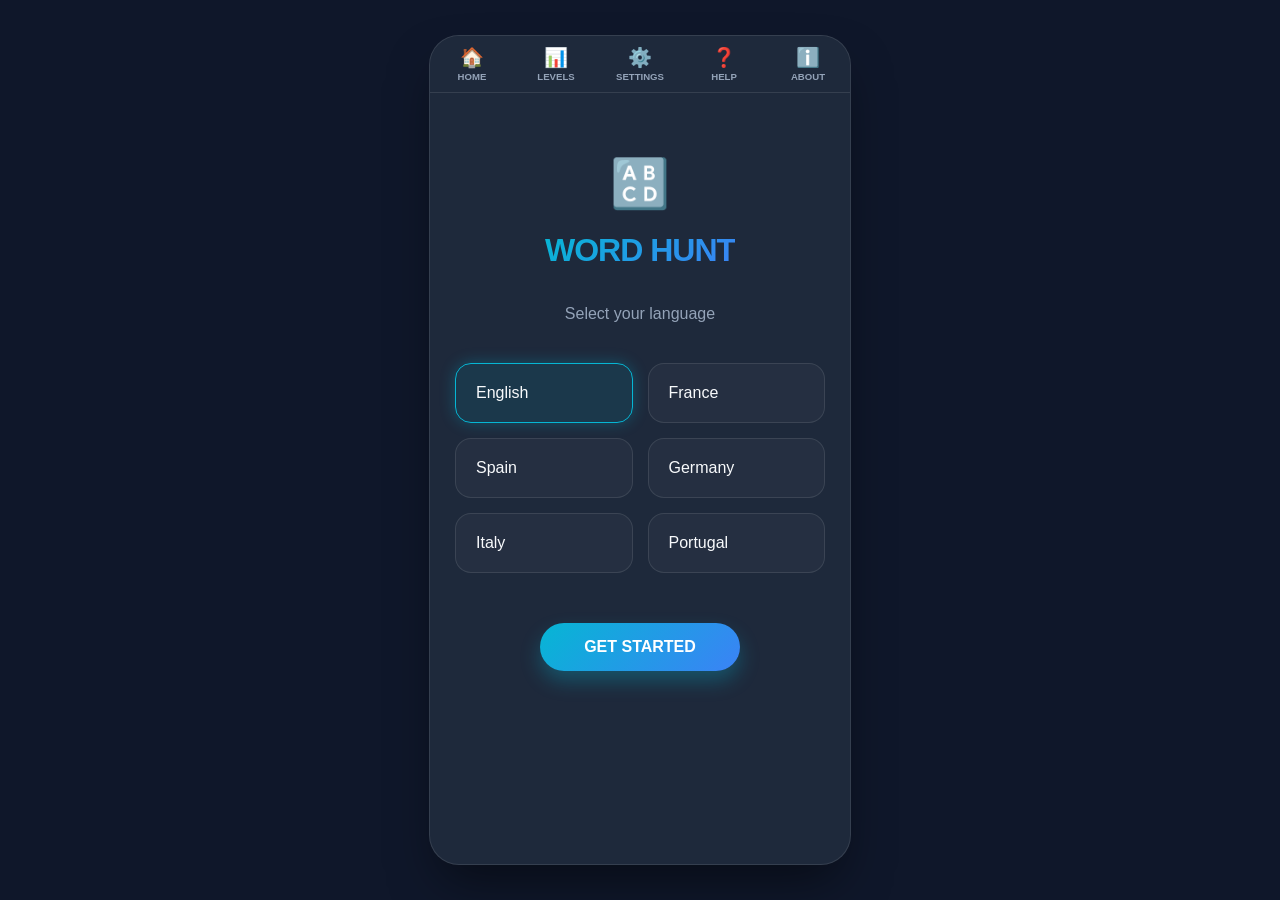
<file: index.html>
<!DOCTYPE html>
<html lang="en">

<head>
    <meta charset="UTF-8">
    <meta name="viewport" content="width=device-width, initial-scale=1.0">
    <title>Word Hunt</title>
    <link rel="stylesheet" href="css/style.css">
</head>

<body>

    <div class="phone-container" style="position: relative;">

        <nav class="top-nav" id="main-nav">
            <a href="javascript:void(0)" class="nav-item" onclick="showPage('page-lang')">
                <span>🏠</span>
                <small>Home</small>
            </a>
            <a href="javascript:void(0)" class="nav-item" onclick="showPage('page-levels')">
                <span>📊</span>
                <small>Levels</small>
            </a>
            <a href="javascript:void(0)" class="nav-item" onclick="showPage('page-settings')">
                <span>⚙️</span>
                <small>Settings</small>
            </a>
            <a href="help.html" class="nav-item">
                <span>❓</span>
                <small>Help</small>
            </a>
            <a href="about.html" class="nav-item">
                <span>ℹ️</span>
                <small>About</small>
            </a>
        </nav>

        <div id="modal-pause" class="overlay">
            <div class="modal-content">
                <h2 style="margin-top:0">Game Paused</h2>
                <div style="display: flex; justify-content: center; gap: 15px; margin: 25px 0;">
                    <button class="icon-btn tall-btn" onclick="showPage('page-levels')">☰</button>
                    <button class="icon-btn tall-btn" onclick="launch(activeLvl)">↺</button>
                    <button class="icon-btn tall-btn accent-bg" onclick="resumeGame()">▶</button>
                </div>
            </div>
        </div>

        <div id="modal-win" class="overlay">
            <div class="modal-content">
                <div class="emoji-large">🎉</div>
                <h1 class="modal-title">BRILLIANT!</h1>
                <p class="dim-text">Level <span id="m-lvl">1</span> completed!</p>
                <button class="primary-btn full-width" onclick="nextLevel()">NEXT LEVEL</button>
            </div>
        </div>

        <div id="modal-fail" class="overlay">
            <div class="modal-content">
                <div class="emoji-large">⏰</div>
                <h1 class="modal-title danger-text">TIME UP!</h1>
                <p class="dim-text">Don't give up! Try again.</p>
                <button class="primary-btn full-width danger-bg" onclick="launch(activeLvl)">RETRY</button>
                <button class="icon-btn full-width no-border" onclick="showPage('page-levels')">Go to Levels</button>
            </div>
        </div>

        <div id="page-lang" class="page active">
            <div class="emoji-header">🔠</div>
            <h1>WORD HUNT</h1>
            <p class="dim-text margin-b">Select your language</p>
            <div class="lang-grid">
                <div class="lang-card active" onclick="selectLang('EN', this)"><span class="name">English</span></div>
                <div class="lang-card" onclick="selectLang('FR', this)"><span class="name">France</span></div>
                <div class="lang-card" onclick="selectLang('ES', this)"><span class="name">Spain</span></div>
                <div class="lang-card" onclick="selectLang('DE', this)"><span class="name">Germany</span></div>
                <div class="lang-card" onclick="selectLang('IT', this)"><span class="name">Italy</span></div>
                <div class="lang-card" onclick="selectLang('PT', this)"><span class="name">Portugal</span></div>
            </div>
            <button class="primary-btn" onclick="showPage('page-difficulty')">GET STARTED</button>
        </div>

        <div id="page-difficulty" class="page">
            <div class="header-nav">
                <button class="icon-btn" onclick="showPage('page-lang')">←</button>
                <h2 style="margin:0">Difficulty</h2>
                <div style="width:45px"></div>
            </div>
            <p class="dim-text margin-b">Choose your challenge level</p>
            <div class="card diff-card" onclick="setDifficulty('easy')">
                <h3>EASY</h3>
                <p>9x9 Grid • 2:00 Minutes • Relaxed Search</p>
            </div>
            <div class="card diff-card" onclick="setDifficulty('medium')">
                <h3>MEDIUM</h3>
                <p>10x10 Grid • 1:30 Minutes • Standard Mode</p>
            </div>
            <div class="card diff-card" onclick="setDifficulty('hard')">
                <h3>HARD</h3>
                <p>12x12 Grid • 1:00 Minute • Elite Challenge</p>
            </div>
        </div>

        <div id="page-levels" class="page">
            <div class="header-nav">
                <button class="icon-btn" onclick="showPage('page-difficulty')">←</button>
                <h2 style="margin:0">Levels</h2>
                <div style="width:45px"></div>
            </div>
            <div id="level-list" class="level-grid"></div>
        </div>

        <div id="page-settings" class="page">
            <div class="header-nav">
                <button class="icon-btn glass-btn" onclick="showPage('page-lang')">←</button>
                <h2 class="settings-title">Settings</h2>
                <div style="width:45px"></div>
            </div>

            <div class="glass-container">
                <div class="setting-card">
                    <div class="setting-info">
                        <h3>Sound Effects</h3>
                        <div class="setting-controls">
                            <span class="icon-cyan">🔊</span>
                            <label class="switch">
                                <input type="checkbox" id="sound-toggle" checked onclick="toggleMute()">
                                <span class="slider round"></span>
                            </label>
                        </div>
                    </div>
                </div>

                <div class="setting-card">
                    <div class="setting-info">
                        <h3>Reset All Data</h3>
                        <div class="setting-controls">
                            <span class="icon-red">🗑️</span>
                            <button class="clear-btn" onclick="resetProgress()">CLEAR</button>
                        </div>
                    </div>
                </div>

                <div class="setting-card">
                    <div class="setting-info">
                        <h3>App Version <span class="version-highlight">1.0.0</span></h3>
                    </div>
                </div>
            </div>
        </div>

        <div id="page-game" class="page">
            <div class="progress-container">
                <div id="progress-bar" class="progress-fill"></div>
            </div>

            <div class="header-nav margin-b">
                <button class="icon-btn" onclick="pauseGame()">||</button>
                <div>
                    <div class="label-text">LEVEL</div>
                    <div id="lvl-num" class="lvl-display">01</div>
                </div>
                <button id="hint-btn" class="icon-btn" onclick="useHint()">💡</button>
                <button id="mute-btn" class="icon-btn" onclick="toggleMute()">🔊</button>

                <div id="timer-box" class="timer-container">
                    <span id="timer-icon">⏱</span>
                    <span id="timer">01:00</span>
                </div>
            </div>
            <div id="grid" class="grid"></div>
            <div id="word-list" class="word-box"></div>
        </div>
    </div>

    <audio id="bg-music" loop>
        <source src="https://www.soundhelix.com/examples/mp3/SoundHelix-Song-8.mp3" type="audio/mpeg">
    </audio>
    <audio id="sfx-success">
        <source src="https://assets.mixkit.co/active_storage/sfx/2013/2013-preview.mp3" type="audio/mpeg">
    </audio>
    <audio id="sfx-fail">
        <source src="https://assets.mixkit.co/active_storage/sfx/2018/2018-preview.mp3" type="audio/mpeg">
    </audio>

    <script src="js/script.js"></script>
</body>

</html>
</file>
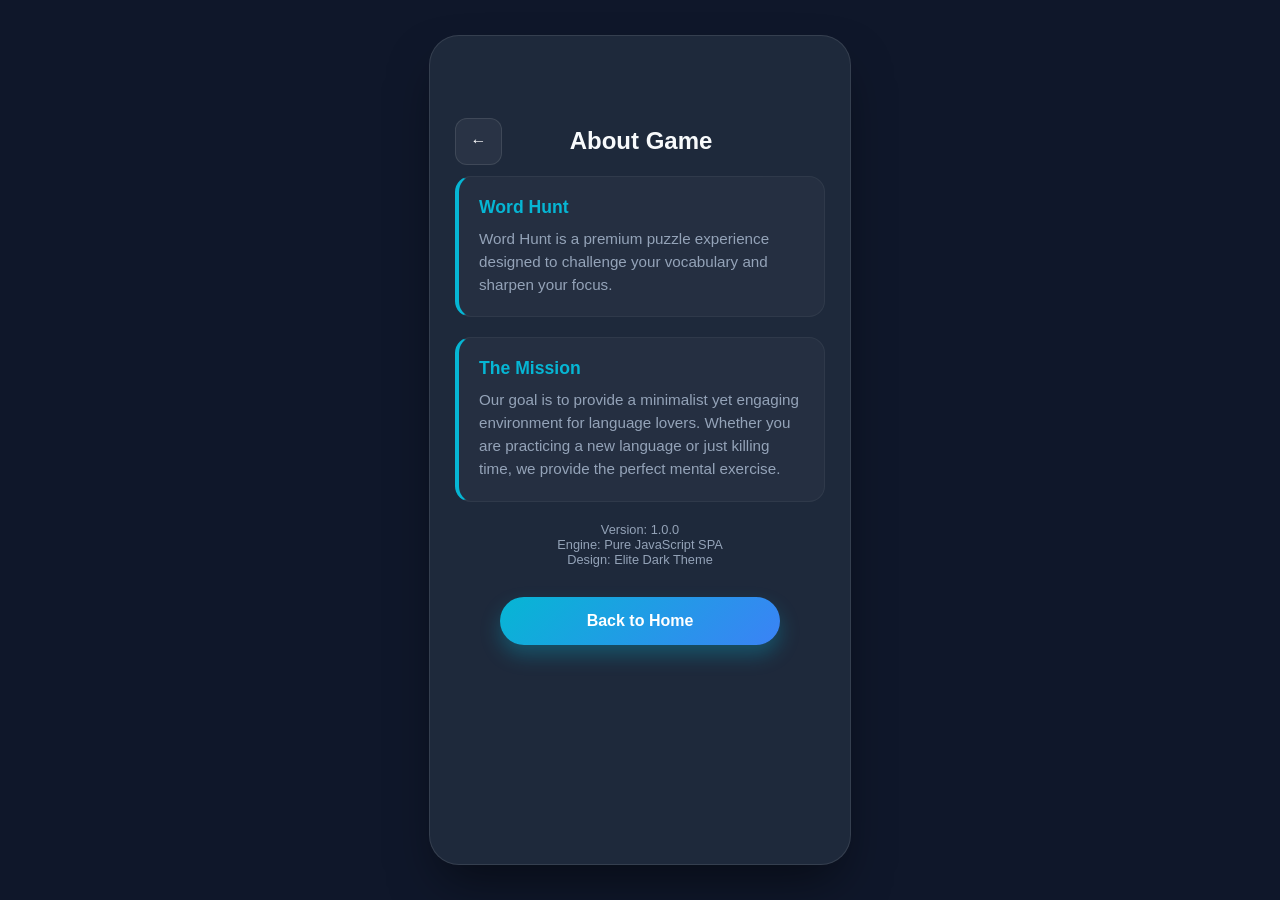
<file: about.html>
<!DOCTYPE html>
<html lang="en">

<head>
    <meta charset="UTF-8">
    <meta name="viewport" content="width=device-width, initial-scale=1.0">
    <title>About - Word Hunt</title>
    <link rel="stylesheet" href="css/style.css">
</head>

<body>
    <div class="phone-container">
        <div class="page active">
            <div class="header-nav">
                <a href="index.html" class="icon-btn" style="text-decoration:none;">←</a>
                <h2 style="margin:0">About Game</h2>
                <div style="width:45px"></div>
            </div>

            <div class="content-body">
                <div class="card">
                    <h3>Word Hunt</h3>
                    <p>Word Hunt is a premium puzzle experience designed to challenge your
                        vocabulary and sharpen your focus.</p>
                </div>

                <div class="card">
                    <h3>The Mission</h3>
                    <p>Our goal is to provide a minimalist yet engaging environment for language lovers. Whether you are
                        practicing a new language or just killing time, we provide the perfect mental exercise.</p>
                </div>

                <p class="dim-text" style="font-size: 0.8rem; text-align: center;">
                    Version: 1.0.0<br>
                    Engine: Pure JavaScript SPA<br>
                    Design: Elite Dark Theme
                </p>

                <a href="index.html" class="primary-btn">Back to Home</a>
            </div>
        </div>
    </div>
</body>

</html>
</file>
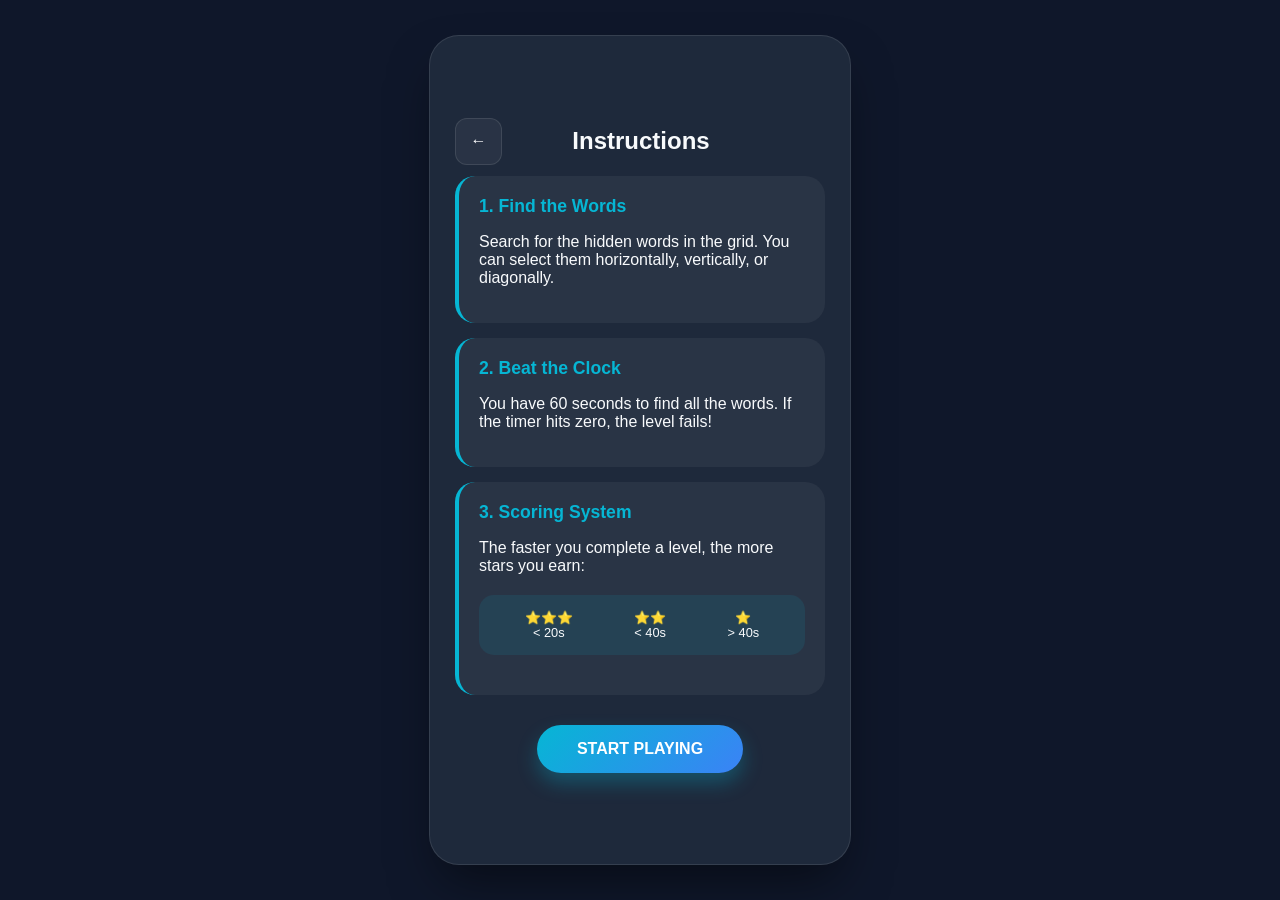
<file: help.html>
<!DOCTYPE html>
<html lang="en">

<head>
    <meta charset="UTF-8">
    <meta name="viewport" content="width=device-width, initial-scale=1.0">
    <title>Help - How to Play</title>
    <link rel="stylesheet" href="css/style.css">
</head>

<body>
    <div class="phone-container">
        <div class="page active">
            <div class="header-nav">
                <a href="index.html" class="icon-btn"
                    style="text-decoration:none; display:flex; align-items:center; justify-content:center;">←</a>
                <h2 style="margin:0">Instructions</h2>
                <div style="width:45px"></div>
            </div>

            <div class="content-body">
                <div class="help-step">
                    <h4>1. Find the Words</h4>
                    <p>Search for the hidden words in the grid. You can select them horizontally, vertically, or
                        diagonally.</p>
                </div>

                <div class="help-step">
                    <h4>2. Beat the Clock</h4>
                    <p>You have 60 seconds to find all the words. If the timer hits zero, the level fails!</p>
                </div>

                <div class="help-step">
                    <h4>3. Scoring System</h4>
                    <p>The faster you complete a level, the more stars you earn:</p>
                    <div class="star-guide">
                        <div class="star-item">
                            <div>⭐⭐⭐</div>
                            <div>&lt; 20s</div>
                        </div>
                        <div class="star-item">
                            <div>⭐⭐</div>
                            <div>&lt; 40s</div>
                        </div>
                        <div class="star-item">
                            <div>⭐</div>
                            <div>&gt; 40s</div>
                        </div>
                    </div>
                </div>

                <button class="primary-btn" onclick="window.location.href='index.html'">START PLAYING</button>
            </div>
        </div>
    </div>
</body>

</html>
</file>
<file: css/style.css>
:root {
    --bg-main: #0f172a;
    --card-bg: #1e293b;
    --accent: #06b6d4;
    --accent-glow: rgba(6, 182, 212, 0.3);
    --text-main: #f8fafc;
    --text-dim: #94a3b8;
    --success: #10b981;
    --danger: #ef4444;
    --btn-grad: linear-gradient(135deg, #06b6d4 0%, #3b82f6 100%);
}

body {
    background-color: var(--bg-main);
    color: var(--text-main);
    font-family: 'Segoe UI', Roboto, Helvetica, Arial, sans-serif;
    display: flex;
    justify-content: center;
    align-items: center;
    height: 100vh;
    margin: 0;
    user-select: none;
    overflow: hidden;
}

.phone-container {
    background: var(--card-bg);
    width: 100%;
    max-width: 420px;
    height: 92vh;
    border-radius: 30px;
    display: flex;
    flex-direction: column;
    box-shadow: 0 25px 50px -12px rgba(0, 0, 0, 0.5);
    position: relative;
    overflow: hidden;
    border: 1px solid rgba(255, 255, 255, 0.1);
}

.page {
    display: none;
    flex-direction: column;
    align-items: center;
    width: 100%;
    height: 100%;
    padding: 25px;
    box-sizing: border-box;
    overflow-y: auto;
    scrollbar-width: none;
}

.page::-webkit-scrollbar {
    display: none;
}

.page.active {
    display: flex;
}

h1 {
    font-size: 2rem;
    margin: 20px 0;
    background: var(--btn-grad);
    -webkit-background-clip: text;
    -webkit-text-fill-color: transparent;
    font-weight: 800;
    letter-spacing: -1px;
}


.top-nav {
    display: flex;
    justify-content: space-around;
    align-items: center;
    background: var(--card-bg);
    border-bottom: 1px solid rgba(255, 255, 255, 0.1);
    padding: 10px 0;
    position: absolute;
    top: 0;
    width: 100%;
    border-top-left-radius: 30px;
    border-top-right-radius: 30px;
    z-index: 100;
}

.nav-item {
    display: flex;
    flex-direction: column;
    align-items: center;
    cursor: pointer;
    color: var(--text-dim);
    flex: 1;
    text-decoration: none;
    transition: 0.3s;
}

.nav-item:hover {
    color: var(--accent);
}

.nav-item span {
    font-size: 1.2rem;
}

.nav-item small {
    font-size: 0.6rem;
    font-weight: 700;
    text-transform: uppercase;
    margin-top: 2px;
}

.page {
    padding-top: 80px !important;
}


.card {
    background: rgba(255, 255, 255, 0.03);
    padding: 20px;
    border-radius: 16px;
    margin-bottom: 20px;
    width: 100%;
    box-sizing: border-box;
    border: 1px solid rgba(255, 255, 255, 0.05);
    border-left: 4px solid var(--accent);
    text-align: left;
}

.card h3 {
    color: var(--accent);
    margin: 0 0 10px 0;
    font-size: 1.1rem;
    font-weight: 700;
}

.card p {
    margin: 0;
    font-size: 0.95rem;
    line-height: 1.5;
    color: var(--text-dim);
}


.dim-text {
    color: var(--text-dim);
    text-align: center;
}

.danger-text {
    background: var(--danger);
    -webkit-background-clip: text;
}

.margin-b {
    margin-bottom: 20px;
}

.full-width {
    width: 100% !important;
    margin: 0;
}

.no-border {
    border: none !important;
    margin-top: 15px;
}


.lang-grid {
    display: grid;
    grid-template-columns: repeat(2, 1fr);
    gap: 15px;
    width: 100%;
    margin: 20px 0;
}

.lang-card {
    background: rgba(255, 255, 255, 0.03);
    border: 1px solid rgba(255, 255, 255, 0.1);
    padding: 20px;
    border-radius: 16px;
    cursor: pointer;
    display: flex;
    align-items: center;
    gap: 12px;
    transition: 0.3s;
}

.lang-card.active {
    background: rgba(6, 182, 212, 0.1);
    border-color: var(--accent);
    box-shadow: 0 0 15px var(--accent-glow);
}

.level-grid {
    display: grid;
    grid-template-columns: repeat(4, 1fr);
    gap: 12px;
    width: 100%;
    padding: 10px 5px;
}

.level-btn {
    aspect-ratio: 1/1;
    background: rgba(255, 255, 255, 0.05);
    border: 1px solid rgba(255, 255, 255, 0.1);
    border-radius: 12px;
    display: flex;
    justify-content: center;
    align-items: center;
    font-weight: 700;
    cursor: pointer;
    transition: 0.2s;
}

.level-btn:hover:not(.locked) {
    background: var(--accent);
    transform: translateY(-3px);
}

.level-btn.locked {
    opacity: 0.3;
    cursor: not-allowed;
    font-size: 0.8rem;
}

.grid {
    display: grid !important;
    grid-template-columns: repeat(12, 1fr);
    gap: 4px;
    width: 100%;
    aspect-ratio: 1/1;
    background: rgba(0, 0, 0, 0.2);
    padding: 8px;
    border-radius: 12px;
    box-sizing: border-box;
}

.cell {
    aspect-ratio: 1/1;
    display: flex;
    justify-content: center;
    align-items: center;
    font-size: 0.85rem;
    font-weight: 700;
    border-radius: 4px;
    background: #2d3a4f;
    color: var(--text-dim);
    transition: 0.1s;
}

.cell.selected {
    background: var(--accent) !important;
    color: white !important;
    transform: scale(1.1);
    z-index: 2;
}

.cell.found {
    background: var(--success) !important;
    color: white !important;
    opacity: 1 !important;
}


.header-nav {
    width: 100%;
    display: flex;
    justify-content: space-between;
    align-items: center;
    min-height: 50px;
    margin-bottom: 10px;
}

.label-text {
    font-size: 0.7rem;
    color: var(--text-dim);
    text-align: center;
}

.lvl-display {
    font-weight: 800;
    font-size: 1.2rem;
}

.emoji-header {
    font-size: 3rem;
    margin-top: 40px;
}

.emoji-large {
    font-size: 4rem;
}

.timer-container {
    background: rgba(255, 255, 255, 0.05);
    padding: 8px 15px;
    border-radius: 12px;
    border: 1px solid rgba(255, 255, 255, 0.1);
}

.word-box {
    margin-top: 20px;
    display: flex;
    flex-wrap: wrap;
    gap: 8px;
    justify-content: center;
    width: 100%;
}

.w-item {
    background: rgba(255, 255, 255, 0.05);
    padding: 6px 12px;
    border-radius: 20px;
    font-size: 0.75rem;
    font-weight: 600;
    color: var(--text-dim);
    border: 1px solid rgba(255, 255, 255, 0.05);
}

.w-item.done {
    background: var(--success);
    color: white;
    text-decoration: line-through;
    opacity: 0.5;
}

.primary-btn {
    background: var(--btn-grad);
    color: white;
    border: none;
    padding: 15px 40px;
    border-radius: 30px;
    font-weight: 700;
    font-size: 1rem;
    cursor: pointer;
    box-shadow: 0 10px 20px var(--accent-glow);
    transition: 0.3s;
    display: flex;
    justify-content: center;
    align-items: center;
    margin: 30px auto 20px auto;
    width: fit-content;
    min-width: 200px;
    flex-shrink: 0;
    text-decoration: none;
}

.primary-btn:active {
    transform: scale(0.95);
}

.icon-btn {
    background: rgba(255, 255, 255, 0.05);
    border: 1px solid rgba(255, 255, 255, 0.1);
    color: white;
    width: 45px;
    height: 45px;
    border-radius: 12px;
    cursor: pointer;
    display: flex;
    justify-content: center;
    align-items: center;
}

.tall-btn {
    width: 60px;
    height: 60px;
    font-size: 1.5rem;
}

.overlay {
    position: absolute;
    top: 0;
    left: 0;
    width: 100%;
    height: 100%;
    background: rgba(15, 23, 42, 0.9);
    display: none;
    flex-direction: column;
    justify-content: center;
    align-items: center;
    z-index: 100;
    backdrop-filter: blur(8px);
}

.modal-content {
    background: var(--card-bg);
    width: 80%;
    padding: 30px;
    border-radius: 24px;
    text-align: center;
    border: 1px solid rgba(255, 255, 255, 0.1);
}

.help-step {
    margin-bottom: 15px;
    background: rgba(255, 255, 255, 0.05);
    padding: 20px;
    border-radius: 20px;
    border-left: 4px solid var(--accent);
    width: 100%;
    box-sizing: border-box;
}

.help-step h4 {
    color: var(--accent);
    margin-top: 0;
    margin-bottom: 8px;
    font-size: 1.1rem;
}

.star-guide {
    display: flex;
    justify-content: space-around;
    margin: 20px 0;
    background: rgba(6, 182, 212, 0.1);
    padding: 15px;
    border-radius: 15px;
}

.star-item {
    text-align: center;
    font-size: 0.8rem;
}



.progress-container {
    width: 100%;
    height: 8px;
    background: rgba(255, 255, 255, 0.1);
    border-radius: 10px;
    margin-bottom: 15px;
    overflow: hidden;
    flex-shrink: 0;
}

.progress-fill {
    width: 0%;
    height: 100%;
    background: var(--accent);
    box-shadow: 0 0 10px var(--accent-glow);
    transition: width 0.4s cubic-bezier(0.4, 0, 0.2, 1);
}

.icon-btn.hint-btn-active {
    background: var(--accent);
    color: white;
    box-shadow: 0 0 15px var(--accent-glow);
}

#hint-btn {
    transition: 0.3s;
}


.cell {
    transition: background-color 0.3s, transform 0.2s;
}



#page-difficulty .card {
    cursor: pointer;
    transition: 0.3s;
    margin-bottom: 15px;
}

#page-difficulty .card:hover {
    background: rgba(6, 182, 212, 0.1);
    transform: translateY(-3px);
    border-color: var(--accent);
}



.settings-title {
    color: white;
    text-shadow: 0 0 10px var(--accent);
    margin: 0;
}

.glass-container {
    background: rgba(255, 255, 255, 0.05);
    backdrop-filter: blur(15px);
    -webkit-backdrop-filter: blur(15px);
    border: 1px solid rgba(255, 255, 255, 0.2);
    border-radius: 25px;
    padding: 20px;
    width: 90%;
    margin-top: 20px;
    box-shadow: 0 8px 32px 0 rgba(0, 0, 0, 0.37);
}

.setting-card {
    background: #1e293b;
    border-radius: 15px;
    margin-bottom: 20px;
    padding: 15px;
    border-left: 4px solid var(--accent);
    box-shadow: inset 0 0 10px rgba(0, 0, 0, 0.5);
}

.setting-controls {
    display: flex;
    align-items: center;
    justify-content: space-between;
    margin-top: 10px;
}

.version-highlight {
    color: var(--accent);
    text-shadow: 0 0 8px var(--accent-glow);
}

.icon-cyan {
    font-size: 1.5rem;
    filter: drop-shadow(0 0 5px var(--accent));
}

.icon-red {
    font-size: 1.5rem;
    filter: drop-shadow(0 0 5px var(--danger));
}

.switch {
    position: relative;
    display: inline-block;
    width: 50px;
    height: 24px;
}

.switch input {
    opacity: 0;
    width: 0;
    height: 0;
}

.slider {
    position: absolute;
    cursor: pointer;
    top: 0;
    left: 0;
    right: 0;
    bottom: 0;
    background-color: #334155;
    transition: .4s;
    border-radius: 34px;
}

.slider:before {
    position: absolute;
    content: "";
    height: 18px;
    width: 18px;
    left: 3px;
    bottom: 3px;
    background-color: white;
    transition: .4s;
    border-radius: 50%;
}

input:checked+.slider {
    background-color: var(--accent);
    box-shadow: 0 0 10px var(--accent);
}

input:checked+.slider:before {
    transform: translateX(26px);
}

.clear-btn {
    background: rgba(239, 68, 68, 0.1);
    border: 1px solid var(--danger);
    color: var(--danger);
    padding: 5px 15px;
    border-radius: 10px;
    font-weight: bold;
    cursor: pointer;
    transition: 0.3s;
}

.clear-btn:hover {
    background: var(--danger);
    color: white;
    box-shadow: 0 0 10px var(--danger);
}

.glass-btn {
    background: rgba(255, 255, 255, 0.1) !important;
    backdrop-filter: blur(5px);
}
</file>
